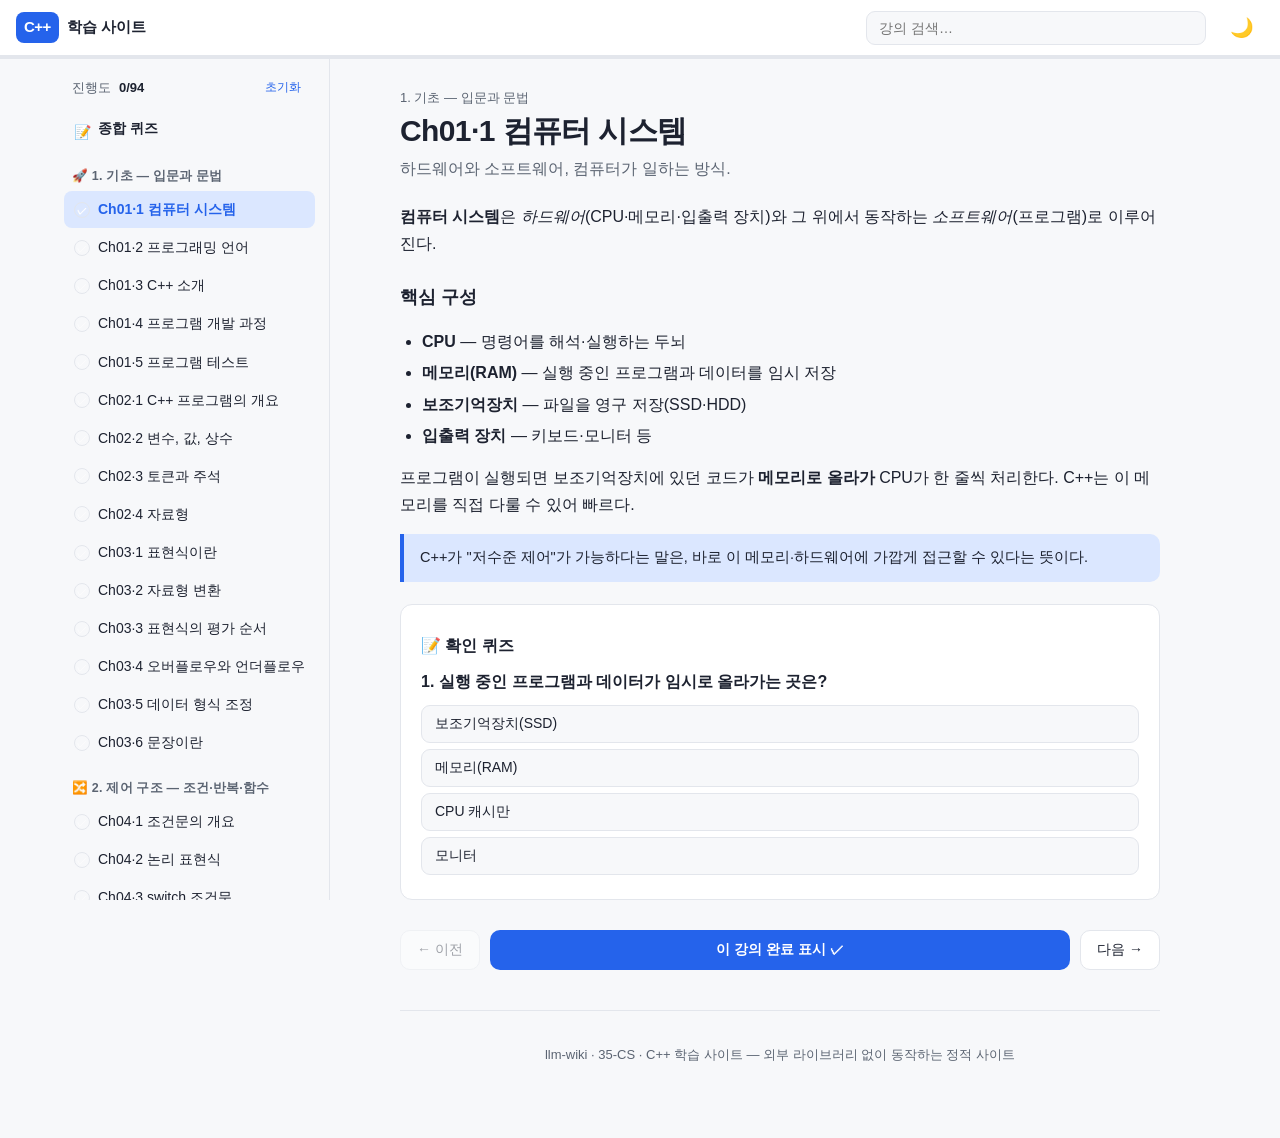
<file: 35-CS/cpp-learning-site/index.html>
<!DOCTYPE html>
<html lang="ko">
<head>
  <meta charset="UTF-8" />
  <meta name="viewport" content="width=device-width, initial-scale=1.0" />
  <title>C++ 학습 사이트 · llm-wiki</title>
  <meta name="description" content="입문부터 모던 C++까지 — 코드 예제와 퀴즈로 배우는 C++ 학습 사이트" />
  <link rel="stylesheet" href="css/style.css" />
</head>
<body>
  <!-- 상단 바 -->
  <header class="topbar">
    <button id="menuToggle" class="icon-btn" aria-label="메뉴 열기">☰</button>
    <a class="brand" href="#intro">
      <span class="logo">C++</span>
      <span class="brand-text">학습 사이트</span>
    </a>
    <div class="search-wrap">
      <input id="search" type="search" placeholder="강의 검색…" autocomplete="off" />
      <ul id="searchResults" class="search-results" hidden></ul>
    </div>
    <button id="themeToggle" class="icon-btn" aria-label="테마 전환" title="다크/라이트">🌙</button>
  </header>

  <!-- 진행도 바 -->
  <div class="progress-bar"><div id="progressFill" class="progress-fill"></div></div>

  <div class="layout">
    <!-- 사이드바 -->
    <aside id="sidebar" class="sidebar">
      <div class="progress-text">
        진행도 <strong id="progressCount">0/0</strong>
        <button id="resetProgress" class="link-btn" title="진행도 초기화">초기화</button>
      </div>
      <nav id="nav" class="nav"><!-- JS가 채움 --></nav>
    </aside>
    <div id="overlay" class="overlay" hidden></div>

    <!-- 본문 -->
    <main class="content">
      <!-- 강의 뷰 -->
      <div id="lessonView">
        <article id="lesson" class="lesson"><!-- JS가 채움 --></article>

        <div class="lesson-nav">
          <button id="prevBtn" class="nav-btn">← 이전</button>
          <button id="completeBtn" class="complete-btn">이 강의 완료 표시 ✓</button>
          <button id="nextBtn" class="nav-btn">다음 →</button>
        </div>
      </div>

      <!-- 종합 퀴즈 뷰 -->
      <div id="quizView" hidden><!-- JS가 채움 --></div>

      <footer class="footer">
        <p>llm-wiki · 35-CS · C++ 학습 사이트 — 외부 라이브러리 없이 동작하는 정적 사이트</p>
      </footer>
    </main>
  </div>

  <script src="js/lessons.js"></script>
  <script src="js/quizzes.js"></script>
  <script src="js/app.js"></script>
</body>
</html>
</file>
<file: 35-CS/cpp-learning-site/css/style.css>
/* ===== 테마 변수 ===== */
:root {
  --bg: #f7f8fa;
  --bg-elev: #ffffff;
  --bg-code: #1e1e2e;
  --text: #1d2230;
  --text-dim: #5b6472;
  --border: #e3e6ec;
  --accent: #2563eb;
  --accent-soft: #dbe7ff;
  --green: #16a34a;
  --green-soft: #dcfce7;
  --amber: #b45309;
  --amber-soft: #fef3c7;
  --red: #dc2626;
  --shadow: 0 1px 3px rgba(0,0,0,.08), 0 4px 16px rgba(0,0,0,.04);
  --radius: 12px;
  --sidebar-w: 280px;
  --top-h: 56px;
}
[data-theme="dark"] {
  --bg: #0f1117;
  --bg-elev: #171a23;
  --bg-code: #11131a;
  --text: #e6e9ef;
  --text-dim: #9aa3b2;
  --border: #262b38;
  --accent: #5b8cff;
  --accent-soft: #1c2740;
  --green: #4ade80;
  --green-soft: #14321f;
  --amber: #fbbf24;
  --amber-soft: #36280c;
  --red: #f87171;
  --shadow: 0 2px 8px rgba(0,0,0,.4);
}

* { box-sizing: border-box; }
html { scroll-behavior: smooth; }
body {
  margin: 0;
  font-family: -apple-system, "Segoe UI", "Pretendard", "Apple SD Gothic Neo", Roboto, sans-serif;
  background: var(--bg);
  color: var(--text);
  line-height: 1.65;
  -webkit-font-smoothing: antialiased;
}

/* ===== 상단 바 ===== */
.topbar {
  position: sticky; top: 0; z-index: 30;
  height: var(--top-h);
  display: flex; align-items: center; gap: 14px;
  padding: 0 16px;
  background: var(--bg-elev);
  border-bottom: 1px solid var(--border);
}
.brand { display: flex; align-items: center; gap: 8px; text-decoration: none; color: var(--text); font-weight: 700; }
.logo {
  background: var(--accent); color: #fff; font-weight: 800;
  padding: 3px 8px; border-radius: 8px; font-size: 15px; letter-spacing: -.5px;
}
.brand-text { font-size: 15px; }
.icon-btn {
  background: transparent; border: 1px solid transparent; cursor: pointer;
  font-size: 19px; padding: 6px 9px; border-radius: 8px; color: var(--text);
}
.icon-btn:hover { background: var(--bg); border-color: var(--border); }
#menuToggle { display: none; }

.search-wrap { position: relative; margin-left: auto; width: min(340px, 42vw); }
#search {
  width: 100%; padding: 8px 12px; border-radius: 9px;
  border: 1px solid var(--border); background: var(--bg);
  color: var(--text); font-size: 14px; outline: none;
}
#search:focus { border-color: var(--accent); box-shadow: 0 0 0 3px var(--accent-soft); }
.search-results {
  position: absolute; top: 110%; left: 0; right: 0; margin: 0; padding: 6px; list-style: none;
  background: var(--bg-elev); border: 1px solid var(--border); border-radius: 10px;
  box-shadow: var(--shadow); max-height: 60vh; overflow-y: auto; z-index: 40;
}
.search-results li { padding: 9px 11px; border-radius: 7px; cursor: pointer; font-size: 14px; }
.search-results li:hover, .search-results li.active { background: var(--accent-soft); }
.search-results .sr-stage { color: var(--text-dim); font-size: 12px; }
.search-results .empty { color: var(--text-dim); cursor: default; }

/* ===== 진행도 바 ===== */
.progress-bar { height: 3px; background: var(--border); position: sticky; top: var(--top-h); z-index: 25; }
.progress-fill { height: 100%; width: 0; background: var(--green); transition: width .35s ease; }

/* ===== 레이아웃 ===== */
.layout { display: flex; max-width: 1180px; margin: 0 auto; }
.sidebar {
  width: var(--sidebar-w); flex-shrink: 0;
  position: sticky; top: calc(var(--top-h) + 3px);
  height: calc(100vh - var(--top-h) - 3px);
  overflow-y: auto; padding: 18px 14px;
  border-right: 1px solid var(--border);
}
.progress-text { font-size: 13px; color: var(--text-dim); margin: 0 8px 12px; display: flex; align-items: center; gap: 8px; }
.progress-text strong { color: var(--text); }
.link-btn { margin-left: auto; background: none; border: none; color: var(--accent); cursor: pointer; font-size: 12px; }
.link-btn:hover { text-decoration: underline; }

.nav-stage { margin-bottom: 6px; }
.nav-stage-title {
  display: flex; align-items: center; gap: 7px;
  font-size: 12.5px; font-weight: 700; text-transform: none;
  color: var(--text-dim); padding: 10px 8px 4px; letter-spacing: .2px;
}
.nav-item {
  display: flex; align-items: center; gap: 8px;
  padding: 7px 10px; margin: 1px 0; border-radius: 8px;
  cursor: pointer; font-size: 14px; color: var(--text); text-decoration: none;
}
.nav-item:hover { background: var(--bg); }
.nav-item.active { background: var(--accent-soft); color: var(--accent); font-weight: 600; }
.nav-check { width: 16px; height: 16px; flex-shrink: 0; border-radius: 50%;
  border: 1.5px solid var(--border); display: grid; place-items: center; font-size: 10px; color: #fff; }
.nav-item.done .nav-check { background: var(--green); border-color: var(--green); }

.overlay { position: fixed; inset: 0; background: rgba(0,0,0,.4); z-index: 20; }

/* ===== 본문 ===== */
.content { flex: 1; min-width: 0; padding: 28px 36px 60px; }
.lesson { max-width: 760px; margin: 0 auto; }
.lesson .crumb { font-size: 13px; color: var(--text-dim); margin-bottom: 4px; }
.lesson h1 { font-size: 30px; margin: 4px 0 6px; letter-spacing: -.6px; line-height: 1.25; }
.lesson .summary { color: var(--text-dim); font-size: 16px; margin: 0 0 22px; }
.lesson h3 { font-size: 18px; margin: 26px 0 8px; }
.lesson p { margin: 10px 0; }
.lesson ul, .lesson ol { padding-left: 22px; }
.lesson li { margin: 5px 0; }
.lesson code {
  background: none; color: var(--accent); padding: 0;
  font-size: 13.5px; font-weight: 600;
  font-family: "JetBrains Mono", "Fira Code", Consolas, monospace;
}
[data-theme="dark"] .lesson code { color: #bcd0ff; }
pre.mini { background: var(--bg-elev); border: 1px dashed var(--border);
  padding: 8px 12px; border-radius: 8px; font-size: 13px; overflow-x: auto; }

.tbl { width: 100%; border-collapse: collapse; margin: 14px 0; font-size: 14px; }
.tbl th, .tbl td { border: 1px solid var(--border); padding: 8px 11px; text-align: left; }
.tbl th { background: var(--bg); font-weight: 600; }

.callout {
  background: var(--accent-soft); border-left: 4px solid var(--accent);
  padding: 12px 16px; border-radius: 0 10px 10px 0; margin: 16px 0; font-size: 14.5px;
}
.callout.warn { background: var(--amber-soft); border-left-color: var(--amber); }

/* ===== 코드 블록 ===== */
.code-block { margin: 18px 0; border-radius: var(--radius); overflow: hidden;
  border: 1px solid var(--border); box-shadow: var(--shadow); }
.code-head {
  display: flex; align-items: center; gap: 8px;
  background: #2a2a3d; color: #c8c8d8; padding: 7px 14px; font-size: 12.5px;
}
[data-theme="dark"] .code-head { background: #1a1c26; }
.code-head .dot { width: 11px; height: 11px; border-radius: 50%; }
.code-head .dot.r { background: #ff5f56; } .code-head .dot.y { background: #ffbd2e; } .code-head .dot.g { background: #27c93f; }
.code-head .lang { margin-left: 6px; }
.copy-btn { margin-left: auto; background: rgba(255,255,255,.12); color: #fff;
  border: none; padding: 4px 11px; border-radius: 6px; cursor: pointer; font-size: 12px; }
.copy-btn:hover { background: rgba(255,255,255,.24); }
.copy-btn.copied { background: var(--green); }
pre.code {
  margin: 0; background: var(--bg-code); color: #ececf6;
  padding: 18px 20px; overflow-x: auto; font-size: 14.5px; line-height: 1.8;
  font-family: "JetBrains Mono", "Fira Code", "D2Coding", Consolas, monospace;
  tab-size: 4; -moz-tab-size: 4;
}
/* 코드 블록 안의 <code> 는 인라인 코드 스타일(연파랑 배경)을 물려받지 않게 초기화
   (이게 없으면 각 줄마다 연파랑 띠가 생겨 코드가 잘 안 보인다) */
pre.code code {
  background: none; padding: 0; border-radius: 0;
  color: inherit; font-size: inherit; font-family: inherit;
}
/* 코드 선택(드래그) 시에도 또렷하게 */
pre.code::selection, pre.code *::selection { background: #3a5bd9; color: #fff; }
/* 명령어(bash) 블록은 구문강조 없이 단색으로 깔끔하게 */
pre.code.plain { color: #d7e0c4; white-space: pre; }
.code-note { font-size: 13.5px; color: var(--text-dim); margin: -6px 0 0; padding: 0 2px; }
.code-note::before { content: "💡 "; }

/* 구문 강조 토큰 (어두운 코드 배경에서 또렷하도록 대비 강화) */
.tok-key { color: #d8a6ff; } .tok-str { color: #c8e89a; }
.tok-num { color: #ff9d7a; } .tok-com { color: #9aa3bd; font-style: italic; }
.tok-pre { color: #8fdcff; } .tok-fn { color: #93b4ff; } .tok-type { color: #ffd27a; }

/* ===== 퀴즈 ===== */
.quiz { background: var(--bg-elev); border: 1px solid var(--border);
  border-radius: var(--radius); padding: 18px 20px; margin: 22px 0; }
.quiz-title { font-weight: 700; font-size: 16px; margin: 0 0 14px; display: flex; align-items: center; gap: 8px; }
.quiz-q { margin-bottom: 18px; }
.quiz-q:last-child { margin-bottom: 0; }
.quiz-q p { font-weight: 600; margin: 0 0 9px; }
.quiz-opt {
  display: block; width: 100%; text-align: left; cursor: pointer;
  background: var(--bg); border: 1px solid var(--border); color: var(--text);
  padding: 9px 13px; border-radius: 9px; margin: 6px 0; font-size: 14px; transition: .12s;
}
.quiz-opt:hover:not(:disabled) { border-color: var(--accent); }
.quiz-opt.correct { background: var(--green-soft); border-color: var(--green); font-weight: 600; }
.quiz-opt.wrong { background: #fde8e8; border-color: var(--red); }
[data-theme="dark"] .quiz-opt.wrong { background: #3a1414; }
.quiz-explain { font-size: 13.5px; color: var(--text-dim); margin: 8px 2px 0;
  padding: 9px 12px; background: var(--bg); border-radius: 8px; border-left: 3px solid var(--accent); }
.quiz-explain.hidden { display: none; }

/* ===== 강의 하단 내비 ===== */
.lesson-nav { max-width: 760px; margin: 30px auto 0; display: flex; gap: 10px; align-items: center; }
.nav-btn { background: var(--bg-elev); border: 1px solid var(--border); color: var(--text);
  padding: 10px 16px; border-radius: 10px; cursor: pointer; font-size: 14px; }
.nav-btn:hover:not(:disabled) { border-color: var(--accent); color: var(--accent); }
.nav-btn:disabled { opacity: .4; cursor: not-allowed; }
.complete-btn { flex: 1; background: var(--accent); color: #fff; border: none;
  padding: 11px; border-radius: 10px; cursor: pointer; font-size: 14px; font-weight: 600; }
.complete-btn:hover { filter: brightness(1.07); }
.complete-btn.done { background: var(--green); }

.footer { max-width: 760px; margin: 40px auto 0; padding-top: 20px;
  border-top: 1px solid var(--border); color: var(--text-dim); font-size: 13px; text-align: center; }

/* ===== 종합 퀴즈 코너 ===== */
.nav-item.quiz-link { font-weight: 600; margin-bottom: 8px; background: var(--bg); }
.nav-item.quiz-link.active { background: var(--accent-soft); color: var(--accent); }
.nav-check.quiz-ic { border: none; font-size: 14px; background: transparent; }

.qz-tabs { display: flex; gap: 8px; margin: 18px 0 6px; }
.qz-tab {
  flex: 1; background: var(--bg-elev); border: 1px solid var(--border); color: var(--text);
  padding: 11px; border-radius: 10px; cursor: pointer; font-size: 15px; font-weight: 600;
  display: flex; align-items: center; justify-content: center; gap: 8px;
}
.qz-tab:hover { border-color: var(--accent); }
.qz-tab.active { background: var(--accent); color: #fff; border-color: var(--accent); }
.qz-tab .cnt {
  font-size: 12px; background: rgba(0,0,0,.12); padding: 1px 8px; border-radius: 20px; font-weight: 700;
}
.qz-tab.active .cnt { background: rgba(255,255,255,.25); }

.qz-score {
  font-size: 14px; color: var(--text-dim); margin: 10px 2px 18px;
  display: flex; align-items: center; gap: 10px;
}
.qz-score strong { color: var(--green); font-size: 17px; }

.quiz-q.qz {
  background: var(--bg-elev); border: 1px solid var(--border);
  border-radius: var(--radius); padding: 18px 20px; margin: 14px 0;
}
.quiz-q .q-num {
  display: inline-grid; place-items: center; width: 24px; height: 24px;
  background: var(--accent); color: #fff; border-radius: 50%;
  font-size: 13px; font-weight: 700; margin-right: 6px; vertical-align: middle;
}
.badge {
  font-size: 11.5px; font-weight: 700; padding: 2px 8px; border-radius: 6px;
  background: var(--accent-soft); color: var(--accent); margin-right: 6px; vertical-align: middle;
}
.badge.fill-badge { background: var(--amber-soft); color: var(--amber); }
pre.code.qz-code { margin: 12px 0; border-radius: 10px; font-size: 13px; }
.quiz-opt code { background: transparent; color: inherit; padding: 0; }

.fill-row { display: flex; gap: 8px; margin-top: 12px; }
.fill-input {
  flex: 1; padding: 10px 13px; border-radius: 9px; border: 1px solid var(--border);
  background: var(--bg); color: var(--text); font-size: 14px;
  font-family: "JetBrains Mono", "Fira Code", Consolas, monospace; outline: none;
}
.fill-input:focus { border-color: var(--accent); box-shadow: 0 0 0 3px var(--accent-soft); }
.fill-input.ok { border-color: var(--green); }
.fill-input.ng { border-color: var(--red); }
.fill-check {
  background: var(--accent); color: #fff; border: none; padding: 0 18px;
  border-radius: 9px; cursor: pointer; font-size: 14px; font-weight: 600;
}
.fill-check:hover:not(:disabled) { filter: brightness(1.08); }
.fill-check:disabled { opacity: .5; cursor: not-allowed; }
.fill-feedback { font-size: 13.5px; font-weight: 600; margin: 9px 2px 0; }
.fill-feedback.ok { color: var(--green); }
.fill-feedback.ng { color: var(--red); }
.fill-feedback.hidden { display: none; }

/* ===== 반응형 ===== */
@media (max-width: 820px) {
  #menuToggle { display: inline-block; }
  .brand-text { display: none; }
  .sidebar {
    position: fixed; left: 0; top: var(--top-h); bottom: 0; z-index: 25;
    background: var(--bg-elev); width: 84vw; max-width: 320px; height: auto;
    transform: translateX(-100%); transition: transform .25s ease;
  }
  .sidebar.open { transform: translateX(0); box-shadow: var(--shadow); }
  .content { padding: 22px 18px 50px; }
  .lesson h1 { font-size: 25px; }
  .search-wrap { width: 46vw; }
}
</file>
